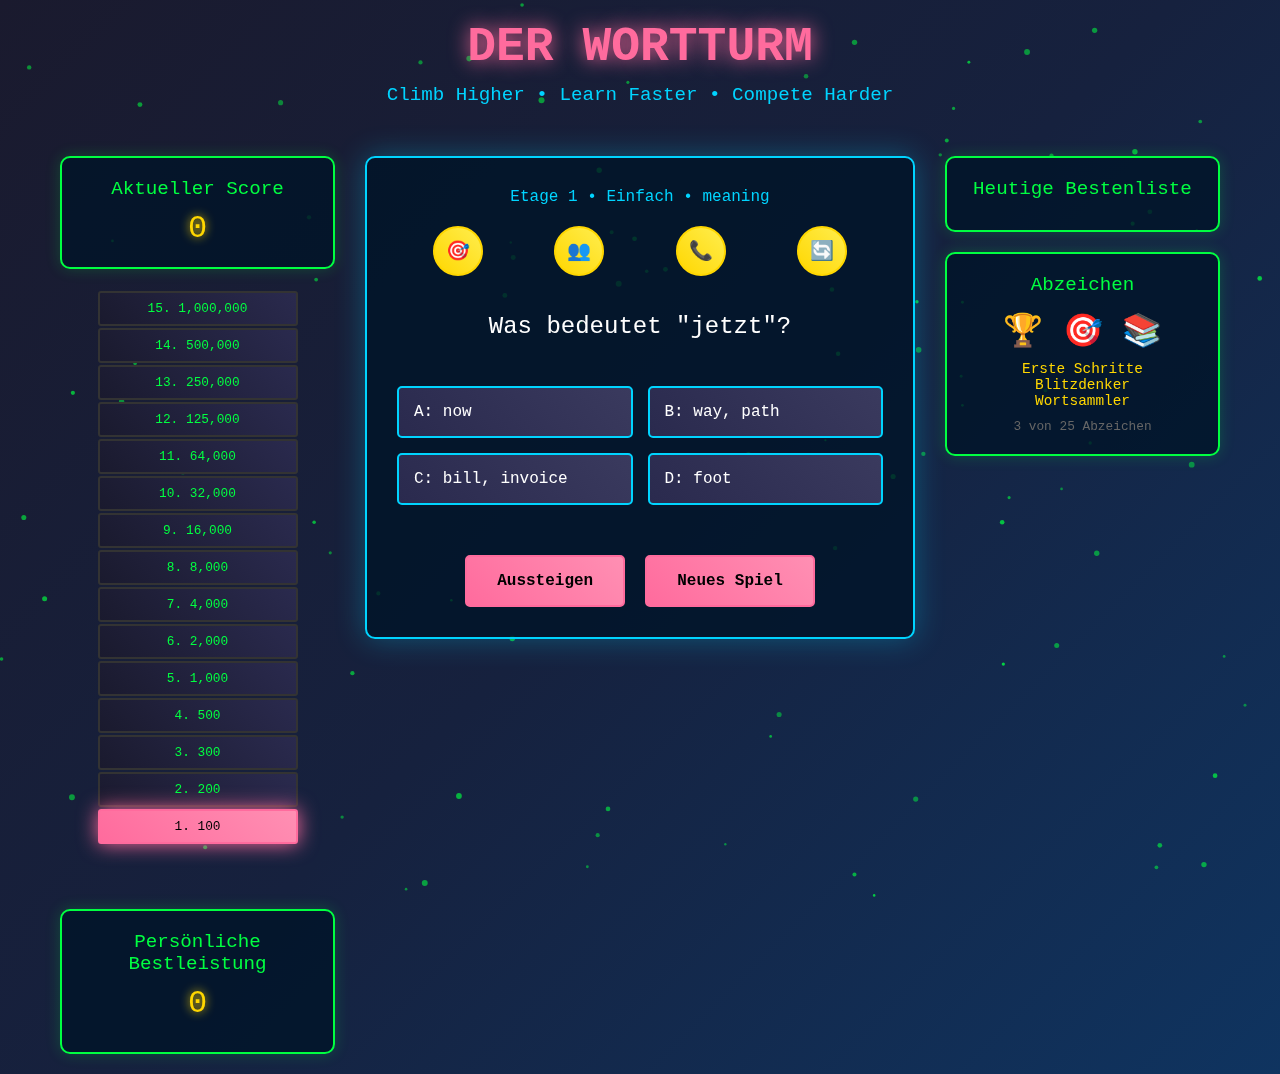
<file: index.html>
<!DOCTYPE html>
<html lang="de">
<head>
    <meta charset="UTF-8">
    <meta name="viewport" content="width=device-width, initial-scale=1.0">
    <title>Der Wortturm</title>
    <link rel="stylesheet" href="style.css">
    <script src="https://cdnjs.cloudflare.com/ajax/libs/gsap/3.12.2/gsap.min.js"></script>
</head>
<body>
    <div class="stars">
        <svg width="100%" height="100%" id="starfield"></svg>
    </div>

    <div class="container">
        <header class="header">
            <h1 class="title">DER WORTTURM</h1>
            <p class="subtitle">Climb Higher • Learn Faster • Compete Harder</p>
        </header>

        <div class="game-area">
            <!-- Tower Section -->
            <div class="tower-section">
                <div class="stat-card">
                    <div class="stat-title" data-i18n="currentScoreTitle">Aktueller Score</div>
                    <div class="score" id="currentScore">0</div>
                </div>
                
                <div class="tower" id="tower">
                    <!-- Floors will be generated here by JavaScript -->
                </div>
                
                <div class="stat-card">
                    <div class="stat-title" data-i18n="personalBestTitle">Persönliche Bestleistung</div>
                    <div class="score" id="personalBest">0</div>
                    <div class="personal-best-floor" id="personalBestFloor"></div>
                </div>
            </div>

            <!-- Question Section -->
            <div class="question-area">
                <div class="progress-info">
                    <span id="currentFloorDisplay">Etage 1</span> • <span id="difficultyDisplay">Einfach</span> • <span id="questionTypeDisplay">Bedeutung</span>
                </div>
                
                <div class="lifelines">
                    <button class="lifeline-btn" id="lifeline50" title="50:50">🎯</button>
                    <button class="lifeline-btn" id="lifelineAudience" title="Publikum">👥</button>
                    <button class="lifeline-btn" id="lifelineFriend" title="Freund">📞</button>
                    <button class="lifeline-btn" id="lifelineSkip" title="Tauschen">🔄</button>
                </div>

                <div class="question-text" id="questionText">
                    <!-- Question will be loaded here by JavaScript -->
                </div>

                <div class="answers-grid" id="answersGrid">
                    <!-- Answers will be loaded here by JavaScript -->
                </div>

                <div class="game-controls">
                    <button class="control-btn" id="walkAwayBtn" data-i18n="walkAwayButton">Aussteigen</button>
                    <button class="control-btn" id="newGameBtn" data-i18n="newGameButton">Neues Spiel</button>
                </div>
            </div>

            <!-- Stats Section -->
            <div class="stats-section">
                <div class="stat-card">
                    <div class="stat-title" data-i18n="dailyLeaderboardTitle">Heutige Bestenliste</div>
                    <div class="leaderboard" id="leaderboard">
                        <!-- Leaderboard items will be loaded here by JavaScript -->
                    </div>
                </div>

                <div class="stat-card">
                    <div class="stat-title" data-i18n="badgesTitle">Abzeichen</div>
                    <div class="badges-display" id="badgesDisplay">
                        <!-- Badges will be loaded here by JavaScript -->
                    </div>
                    <div class="badges-progress" id="badgesProgress">
                        <!-- Badges progress will be loaded here by JavaScript -->
                    </div>
                </div>
            </div>
        </div>
    </div>

    <script type="module" src="app.js"></script>
</body>
</html>
</file>
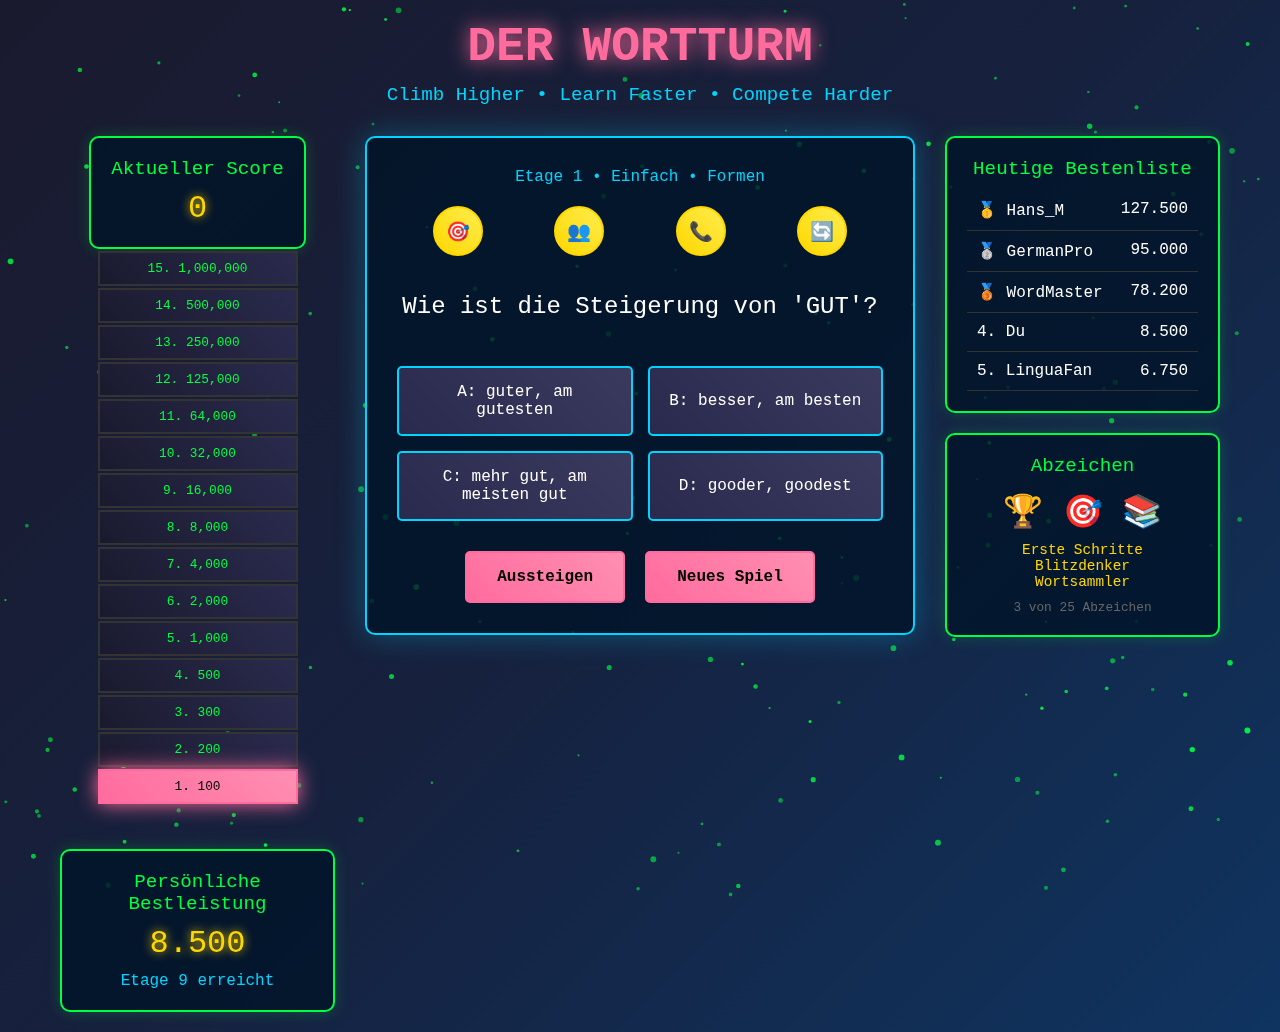
<file: der-wortturm-mvp/prototype.html>
<!DOCTYPE html>
<html lang="de">
<head>
    <meta charset="UTF-8">
    <meta name="viewport" content="width=device-width, initial-scale=1.0">
    <title>Der Wortturm - Prototype</title>
    <script src="https://cdnjs.cloudflare.com/ajax/libs/gsap/3.12.2/gsap.min.js"></script>
    <style>
        * {
            margin: 0;
            padding: 0;
            box-sizing: border-box;
        }

        body {
            font-family: 'Courier New', monospace;
            background: linear-gradient(135deg, #1a1a2e, #16213e, #0f3460);
            color: #00ff41;
            overflow-x: hidden;
            min-height: 100vh;
            position: relative;
        }

        /* Animated background */
        .stars {
            position: fixed;
            top: 0;
            left: 0;
            width: 100%;
            height: 100%;
            z-index: -1;
        }

        .container {
            max-width: 1200px;
            margin: 0 auto;
            padding: 20px;
            position: relative;
            z-index: 1;
        }

        .header {
            text-align: center;
            margin-bottom: 30px;
        }

        .title {
            font-size: 3rem;
            color: #ff6b9d;
            text-shadow: 0 0 20px #ff6b9d;
            margin-bottom: 10px;
            font-weight: bold;
        }

        .subtitle {
            font-size: 1.2rem;
            color: #00d4ff;
            margin-bottom: 20px;
        }

        .game-area {
            display: grid;
            grid-template-columns: 1fr 2fr 1fr;
            gap: 30px;
            align-items: start;
        }

        .tower-section {
            display: flex;
            flex-direction: column;
            align-items: center;
        }

        .tower {
            width: 200px;
            height: 600px;
            position: relative;
        }

        .floor {
            width: 100%;
            height: 35px;
            margin: 2px 0;
            border: 2px solid #333;
            background: linear-gradient(45deg, #1a1a2e, #2a2a4e);
            display: flex;
            align-items: center;
            justify-content: center;
            font-size: 0.8rem;
            transition: all 0.3s ease;
            cursor: pointer;
        }

        .floor.active {
            background: linear-gradient(45deg, #ff6b9d, #ff8fb3);
            border-color: #ff6b9d;
            color: #000;
            box-shadow: 0 0 20px #ff6b9d;
        }

        .floor.completed {
            background: linear-gradient(45deg, #00ff41, #40ff71);
            border-color: #00ff41;
            color: #000;
            box-shadow: 0 0 10px #00ff41;
        }

        .question-area {
            background: rgba(0, 20, 40, 0.8);
            border: 2px solid #00d4ff;
            border-radius: 10px;
            padding: 30px;
            box-shadow: 0 0 30px rgba(0, 212, 255, 0.3);
        }

        .question-text {
            font-size: 1.5rem;
            color: #fff;
            text-align: center;
            margin-bottom: 30px;
            min-height: 60px;
            display: flex;
            align-items: center;
            justify-content: center;
        }

        .answers-grid {
            display: grid;
            grid-template-columns: 1fr 1fr;
            gap: 15px;
            margin-bottom: 30px;
        }

        .answer-btn {
            background: linear-gradient(45deg, #2a2a4e, #3a3a5e);
            border: 2px solid #00d4ff;
            color: #fff;
            padding: 15px;
            font-size: 1rem;
            cursor: pointer;
            transition: all 0.3s ease;
            border-radius: 5px;
            font-family: inherit;
        }

        .answer-btn:hover {
            background: linear-gradient(45deg, #00d4ff, #40e4ff);
            color: #000;
            box-shadow: 0 0 15px #00d4ff;
        }

        .answer-btn.correct {
            background: linear-gradient(45deg, #00ff41, #40ff71);
            border-color: #00ff41;
            color: #000;
        }

        .answer-btn.wrong {
            background: linear-gradient(45deg, #ff4757, #ff6b7a);
            border-color: #ff4757;
            color: #fff;
        }

        .lifelines {
            display: flex;
            justify-content: space-around;
            margin-bottom: 20px;
        }

        .lifeline-btn {
            background: linear-gradient(45deg, #ffd700, #ffed4e);
            border: 2px solid #ffd700;
            color: #000;
            padding: 10px;
            border-radius: 50%;
            cursor: pointer;
            font-size: 1.2rem;
            width: 50px;
            height: 50px;
            display: flex;
            align-items: center;
            justify-content: center;
            transition: all 0.3s ease;
        }

        .lifeline-btn:hover {
            transform: scale(1.1);
            box-shadow: 0 0 20px #ffd700;
        }

        .lifeline-btn.used {
            opacity: 0.3;
            cursor: not-allowed;
        }

        .stats-section {
            display: flex;
            flex-direction: column;
            gap: 20px;
        }

        .stat-card {
            background: rgba(0, 20, 40, 0.8);
            border: 2px solid #00ff41;
            border-radius: 10px;
            padding: 20px;
            box-shadow: 0 0 15px rgba(0, 255, 65, 0.2);
        }

        .stat-title {
            color: #00ff41;
            font-size: 1.2rem;
            margin-bottom: 10px;
            text-align: center;
        }

        .score {
            font-size: 2rem;
            color: #ffd700;
            text-align: center;
            text-shadow: 0 0 10px #ffd700;
        }

        .leaderboard {
            max-height: 300px;
            overflow-y: auto;
        }

        .leaderboard-item {
            display: flex;
            justify-content: space-between;
            padding: 10px;
            border-bottom: 1px solid #333;
            color: #fff;
        }

        .game-controls {
            display: flex;
            justify-content: center;
            gap: 20px;
            margin-top: 20px;
        }

        .control-btn {
            background: linear-gradient(45deg, #ff6b9d, #ff8fb3);
            border: 2px solid #ff6b9d;
            color: #000;
            padding: 15px 30px;
            font-size: 1rem;
            cursor: pointer;
            border-radius: 5px;
            font-family: inherit;
            font-weight: bold;
            transition: all 0.3s ease;
        }

        .control-btn:hover {
            transform: translateY(-2px);
            box-shadow: 0 5px 20px rgba(255, 107, 157, 0.4);
        }

        .progress-info {
            text-align: center;
            margin-bottom: 20px;
            color: #00d4ff;
        }

        @media (max-width: 768px) {
            .game-area {
                grid-template-columns: 1fr;
                gap: 20px;
            }
            
            .title {
                font-size: 2rem;
            }
            
            .tower {
                width: 150px;
                height: 450px;
            }
            
            .floor {
                height: 25px;
                font-size: 0.7rem;
            }
            
            .answers-grid {
                grid-template-columns: 1fr;
            }
        }
    </style>
</head>
<body>
    <div class="stars">
        <svg width="100%" height="100%" id="starfield"></svg>
    </div>

    <div class="container">
        <header class="header">
            <h1 class="title">DER WORTTURM</h1>
            <p class="subtitle">Climb Higher • Learn Faster • Compete Harder</p>
        </header>

        <div class="game-area">
            <!-- Tower Section -->
            <div class="tower-section">
                <div class="stat-card">
                    <div class="stat-title">Aktueller Score</div>
                    <div class="score" id="currentScore">0</div>
                </div>
                
                <div class="tower" id="tower">
                    <!-- Floors will be generated here -->
                </div>
                
                <div class="stat-card">
                    <div class="stat-title">Persönliche Bestleistung</div>
                    <div class="score" id="personalBest">8.500</div>
                    <div style="text-align: center; color: #00d4ff; margin-top: 10px;">
                        Etage 9 erreicht
                    </div>
                </div>
            </div>

            <!-- Question Section -->
            <div class="question-area">
                <div class="progress-info">
                    <span id="currentFloor">Etage 1</span> • <span id="difficulty">Einfach</span> • <span id="questionType">Bedeutung</span>
                </div>
                
                <div class="lifelines">
                    <button class="lifeline-btn" id="lifeline50" title="50:50">🎯</button>
                    <button class="lifeline-btn" id="lifelineAudience" title="Publikum">👥</button>
                    <button class="lifeline-btn" id="lifelineFriend" title="Freund">📞</button>
                    <button class="lifeline-btn" id="lifelineSkip" title="Tauschen">🔄</button>
                </div>

                <div class="question-text" id="questionText">
                    Was bedeutet "FREUNDSCHAFT"?
                </div>

                <div class="answers-grid" id="answersGrid">
                    <button class="answer-btn" data-answer="A">A: friendship</button>
                    <button class="answer-btn" data-answer="B">B: business</button>
                    <button class="answer-btn" data-answer="C">C: location</button>
                    <button class="answer-btn" data-answer="D">D: time</button>
                </div>

                <div class="game-controls">
                    <button class="control-btn" id="walkAwayBtn">Aussteigen</button>
                    <button class="control-btn" id="newGameBtn">Neues Spiel</button>
                </div>
            </div>

            <!-- Stats Section -->
            <div class="stats-section">
                <div class="stat-card">
                    <div class="stat-title">Heutige Bestenliste</div>
                    <div class="leaderboard">
                        <div class="leaderboard-item">
                            <span>🥇 Hans_M</span>
                            <span>127.500</span>
                        </div>
                        <div class="leaderboard-item">
                            <span>🥈 GermanPro</span>
                            <span>95.000</span>
                        </div>
                        <div class="leaderboard-item">
                            <span>🥉 WordMaster</span>
                            <span>78.200</span>
                        </div>
                        <div class="leaderboard-item">
                            <span>4. Du</span>
                            <span>8.500</span>
                        </div>
                        <div class="leaderboard-item">
                            <span>5. LinguaFan</span>
                            <span>6.750</span>
                        </div>
                    </div>
                </div>

                <div class="stat-card">
                    <div class="stat-title">Abzeichen</div>
                    <div style="text-align: center; margin-top: 15px;">
                        <div style="font-size: 2rem; margin-bottom: 10px;">🏆 🎯 📚</div>
                        <div style="color: #ffd700; font-size: 0.9rem;">
                            Erste Schritte<br>
                            Blitzdenker<br>
                            Wortsammler
                        </div>
                        <div style="color: #666; margin-top: 10px; font-size: 0.8rem;">
                            3 von 25 Abzeichen
                        </div>
                    </div>
                </div>
            </div>
        </div>
    </div>

    <script>
        // Game state
        let gameState = {
            currentFloor: 1,
            score: 0,
            lifelinesUsed: {
                fifty: false,
                audience: false,
                friend: false,
                skip: false
            },
            gameActive: true
        };

        // Floor configuration
        const floors = [
            { floor: 1, points: 100, difficulty: 'Einfach' },
            { floor: 2, points: 200, difficulty: 'Einfach' },
            { floor: 3, points: 300, difficulty: 'Einfach' },
            { floor: 4, points: 500, difficulty: 'Einfach' },
            { floor: 5, points: 1000, difficulty: 'Einfach' },
            { floor: 6, points: 2000, difficulty: 'Mittel' },
            { floor: 7, points: 4000, difficulty: 'Mittel' },
            { floor: 8, points: 8000, difficulty: 'Mittel' },
            { floor: 9, points: 16000, difficulty: 'Mittel' },
            { floor: 10, points: 32000, difficulty: 'Mittel' },
            { floor: 11, points: 64000, difficulty: 'Schwer' },
            { floor: 12, points: 125000, difficulty: 'Schwer' },
            { floor: 13, points: 250000, difficulty: 'Schwer' },
            { floor: 14, points: 500000, difficulty: 'Schwer' },
            { floor: 15, points: 1000000, difficulty: 'Schwer' }
        ];

        // Sample questions
        const questions = [
            {
                question: "Was bedeutet 'FREUNDSCHAFT'?",
                answers: ["friendship", "business", "location", "time"],
                correct: 0,
                type: "Bedeutung"
            },
            {
                question: "Welches Wort ist ein Synonym für 'SCHNELL'?",
                answers: ["langsam", "rasch", "schwer", "dunkel"],
                correct: 1,
                type: "Synonym"
            },
            {
                question: "Was ist das Gegenteil von 'HELL'?",
                answers: ["dunkel", "bright", "loud", "quiet"],
                correct: 0,
                type: "Gegenteil"
            },
            {
                question: "Ich gehe ___ Schule.",
                answers: ["zur", "zu der", "nach", "bei"],
                correct: 0,
                type: "Grammatik"
            },
            {
                question: "Wie ist die Steigerung von 'GUT'?",
                answers: ["guter, am gutesten", "besser, am besten", "mehr gut, am meisten gut", "gooder, goodest"],
                correct: 1,
                type: "Formen"
            }
        ];

        // Initialize the game
        function initGame() {
            createStarfield();
            generateTower();
            loadQuestion();
            updateUI();
            addEventListeners();
        }

        // Create animated starfield background
        function createStarfield() {
            const svg = document.getElementById('starfield');
            const width = window.innerWidth;
            const height = window.innerHeight;
            
            svg.setAttribute('width', width);
            svg.setAttribute('height', height);
            
            // Create 100 stars
            for (let i = 0; i < 100; i++) {
                const star = document.createElementNS('http://www.w3.org/2000/svg', 'circle');
                star.setAttribute('cx', Math.random() * width);
                star.setAttribute('cy', Math.random() * height);
                star.setAttribute('r', Math.random() * 2 + 1);
                star.setAttribute('fill', '#00ff41');
                star.setAttribute('opacity', Math.random() * 0.8 + 0.2);
                
                // Add twinkling animation
                const animate = document.createElementNS('http://www.w3.org/2000/svg', 'animate');
                animate.setAttribute('attributeName', 'opacity');
                animate.setAttribute('values', '0.2;1;0.2');
                animate.setAttribute('dur', Math.random() * 3 + 2 + 's');
                animate.setAttribute('repeatCount', 'indefinite');
                
                star.appendChild(animate);
                svg.appendChild(star);
            }
        }

        // Generate tower floors
        function generateTower() {
            const tower = document.getElementById('tower');
            tower.innerHTML = '';
            
            for (let i = floors.length - 1; i >= 0; i--) {
                const floor = document.createElement('div');
                floor.className = 'floor';
                floor.id = `floor-${floors[i].floor}`;
                floor.innerHTML = `${floors[i].floor}. ${floors[i].points.toLocaleString()}`;
                
                if (floors[i].floor === gameState.currentFloor) {
                    floor.classList.add('active');
                } else if (floors[i].floor < gameState.currentFloor) {
                    floor.classList.add('completed');
                }
                
                tower.appendChild(floor);
            }
        }

        // Load current question
        function loadQuestion() {
            const currentQuestion = questions[Math.floor(Math.random() * questions.length)];
            const currentFloorData = floors[gameState.currentFloor - 1];
            
            document.getElementById('questionText').textContent = currentQuestion.question;
            document.getElementById('currentFloor').textContent = `Etage ${gameState.currentFloor}`;
            document.getElementById('difficulty').textContent = currentFloorData.difficulty;
            document.getElementById('questionType').textContent = currentQuestion.type;
            
            const answersGrid = document.getElementById('answersGrid');
            answersGrid.innerHTML = '';
            
            const letters = ['A', 'B', 'C', 'D'];
            currentQuestion.answers.forEach((answer, index) => {
                const btn = document.createElement('button');
                btn.className = 'answer-btn';
                btn.setAttribute('data-answer', letters[index]);
                btn.setAttribute('data-correct', index === currentQuestion.correct);
                btn.textContent = `${letters[index]}: ${answer}`;
                answersGrid.appendChild(btn);
            });
        }

        // Update UI elements
        function updateUI() {
            document.getElementById('currentScore').textContent = gameState.score.toLocaleString();
            generateTower();
            
            // Update lifeline states
            Object.keys(gameState.lifelinesUsed).forEach(lifeline => {
                const btnId = lifeline === 'fifty' ? 'lifeline50' : 
                             lifeline === 'audience' ? 'lifelineAudience' :
                             lifeline === 'friend' ? 'lifelineFriend' : 'lifelineSkip';
                const btn = document.getElementById(btnId);
                if (gameState.lifelinesUsed[lifeline]) {
                    btn.classList.add('used');
                    btn.disabled = true;
                }
            });
        }

        // Handle answer selection
        function selectAnswer(isCorrect, selectedBtn) {
            const allBtns = document.querySelectorAll('.answer-btn');
            
            if (isCorrect) {
                selectedBtn.classList.add('correct');
                gameState.score = floors[gameState.currentFloor - 1].points;
                
                // Animate success
                gsap.to(selectedBtn, {
                    scale: 1.1,
                    duration: 0.3,
                    yoyo: true,
                    repeat: 1
                });
                
                setTimeout(() => {
                    if (gameState.currentFloor < 15) {
                        gameState.currentFloor++;
                        loadQuestion();
                        updateUI();
                    } else {
                        // Game won!
                        alert('Gratulation! Sie haben den Wortturm erobert! 🏆');
                        resetGame();
                    }
                }, 1500);
                
            } else {
                selectedBtn.classList.add('wrong');
                // Show correct answer
                allBtns.forEach(btn => {
                    if (btn.getAttribute('data-correct') === 'true') {
                        btn.classList.add('correct');
                    }
                });
                
                // Animate failure
                gsap.to('.tower', {
                    x: -10,
                    duration: 0.1,
                    yoyo: true,
                    repeat: 5
                });
                
                setTimeout(() => {
                    alert(`Leider falsch! Ihr Endpunktzahl: ${gameState.score.toLocaleString()}`);
                    resetGame();
                }, 2000);
            }
            
            // Disable all buttons
            allBtns.forEach(btn => btn.disabled = true);
        }

        // Use lifeline
        function useLifeline(type) {
            if (gameState.lifelinesUsed[type]) return;
            
            gameState.lifelinesUsed[type] = true;
            
            switch(type) {
                case 'fifty':
                    // Remove two wrong answers
                    const wrongBtns = Array.from(document.querySelectorAll('.answer-btn'))
                        .filter(btn => btn.getAttribute('data-correct') === 'false');
                    const toRemove = wrongBtns.slice(0, 2);
                    toRemove.forEach(btn => {
                        btn.style.opacity = '0.3';
                        btn.disabled = true;
                    });
                    break;
                    
                case 'audience':
                    // Show audience poll (simulated)
                    alert('Publikumstipp: 67% haben Antwort A gewählt, 21% Antwort B, 8% Antwort C, 4% Antwort D');
                    break;
                    
                case 'friend':
                    // Show friend hint
                    alert('Freund: "Ich bin mir ziemlich sicher, dass es A ist. Das Wort kommt aus dem Lateinischen und bedeutet..."');
                    break;
                    
                case 'skip':
                    // Skip question
                    loadQuestion();
                    break;
            }
            
            updateUI();
        }

        // Walk away with current score
        function walkAway() {
            if (gameState.score > 0) {
                alert(`Sie gehen mit ${gameState.score.toLocaleString()} Punkten! Gut gemacht!`);
                resetGame();
            }
        }

        // Reset game
        function resetGame() {
            gameState = {
                currentFloor: 1,
                score: 0,
                lifelinesUsed: {
                    fifty: false,
                    audience: false,
                    friend: false,
                    skip: false
                },
                gameActive: true
            };
            
            // Reset lifeline buttons
            document.querySelectorAll('.lifeline-btn').forEach(btn => {
                btn.classList.remove('used');
                btn.disabled = false;
            });
            
            loadQuestion();
            updateUI();
        }

        // Add event listeners
        function addEventListeners() {
            // Answer buttons
            document.addEventListener('click', (e) => {
                if (e.target.classList.contains('answer-btn') && !e.target.disabled) {
                    const isCorrect = e.target.getAttribute('data-correct') === 'true';
                    selectAnswer(isCorrect, e.target);
                }
            });
            
            // Lifeline buttons
            document.getElementById('lifeline50').addEventListener('click', () => useLifeline('fifty'));
            document.getElementById('lifelineAudience').addEventListener('click', () => useLifeline('audience'));
            document.getElementById('lifelineFriend').addEventListener('click', () => useLifeline('friend'));
            document.getElementById('lifelineSkip').addEventListener('click', () => useLifeline('skip'));
            
            // Control buttons
            document.getElementById('walkAwayBtn').addEventListener('click', walkAway);
            document.getElementById('newGameBtn').addEventListener('click', resetGame);
            
            // Keyboard support
            document.addEventListener('keydown', (e) => {
                if (['a', 'b', 'c', 'd'].includes(e.key.toLowerCase())) {
                    const btn = document.querySelector(`[data-answer="${e.key.toUpperCase()}"]`);
                    if (btn && !btn.disabled) {
                        btn.click();
                    }
                }
            });
            
            // Resize handler for stars
            window.addEventListener('resize', () => {
                createStarfield();
            });
        }

        // Initialize game when page loads
        document.addEventListener('DOMContentLoaded', initGame);
    </script>
</body>
</html>
</file>
<file: style.css>
/* General Styles */
* {
    margin: 0;
    padding: 0;
    box-sizing: border-box;
}

html {
    font-size: 16px; /* Base font size for rem units */
}

body {
    font-family: 'Courier New', monospace;
    background: linear-gradient(135deg, #1a1a2e, #16213e, #0f3460);
    color: #00ff41;
    overflow-x: hidden;
    min-height: 100vh;
    position: relative;
    display: flex;
    flex-direction: column;
}

/* Animated background */
.stars {
    position: fixed;
    top: 0;
    left: 0;
    width: 100%;
    height: 100%;
    z-index: -1;
}

.container {
    max-width: 1200px;
    margin: 0 auto;
    padding: 1.25rem; /* 20px */
    position: relative;
    z-index: 1;
    flex-grow: 1;
    display: flex;
    flex-direction: column;
}

.header {
    text-align: center;
    margin-bottom: 1.875rem; /* 30px */
}

.title {
    font-size: 3rem;
    color: #ff6b9d;
    text-shadow: 0 0 20px #ff6b9d;
    margin-bottom: 0.625rem; /* 10px */
    font-weight: bold;
}

.subtitle {
    font-size: 1.2rem;
    color: #00d4ff;
    margin-bottom: 1.25rem; /* 20px */
}

.game-area {
    display: grid;
    grid-template-columns: 1fr 2fr 1fr;
    gap: 1.875rem; /* 30px */
    align-items: start;
    flex-grow: 1;
}

.tower-section,
.stats-section {
    display: flex;
    flex-direction: column;
    gap: 1.25rem; /* 20px */
}

.tower {
    width: 12.5rem; /* 200px */
    height: 37.5rem; /* 600px */
    position: relative;
    margin: 0 auto;
}

.floor {
    width: 100%;
    height: 2.1875rem; /* 35px */
    margin: 0.125rem 0; /* 2px */
    border: 2px solid #333;
    background: linear-gradient(45deg, #1a1a2e, #2a2a4e);
    display: flex;
    align-items: center;
    justify-content: center;
    font-size: 0.8rem;
    transition: all 0.3s ease;
    cursor: pointer;
    border-radius: 3px;
}

.floor.active {
    background: linear-gradient(45deg, #ff6b9d, #ff8fb3);
    border-color: #ff6b9d;
    color: #000;
    box-shadow: 0 0 20px #ff6b9d;
}

.floor.completed {
    background: linear-gradient(45deg, #00ff41, #40ff71);
    border-color: #00ff41;
    color: #000;
    box-shadow: 0 0 10px #00ff41;
}

.question-area {
    background: rgba(0, 20, 40, 0.8);
    border: 2px solid #00d4ff;
    border-radius: 10px;
    padding: 1.875rem; /* 30px */
    box-shadow: 0 0 30px rgba(0, 212, 255, 0.3);
    display: flex;
    flex-direction: column;
    justify-content: space-between;
}

.question-text {
    font-size: 1.5rem;
    color: #fff;
    text-align: center;
    margin-bottom: 1.875rem; /* 30px */
    min-height: 3.75rem; /* 60px */
    display: flex;
    align-items: center;
    justify-content: center;
}

.answers-grid {
    display: grid;
    grid-template-columns: 1fr 1fr;
    gap: 0.9375rem; /* 15px */
    margin-bottom: 1.875rem; /* 30px */
}

.answer-btn {
    background: linear-gradient(45deg, #2a2a4e, #3a3a5e);
    border: 2px solid #00d4ff;
    color: #fff;
    padding: 0.9375rem; /* 15px */
    font-size: 1rem;
    cursor: pointer;
    transition: all 0.3s ease;
    border-radius: 5px;
    font-family: inherit;
    text-align: left;
}

.answer-btn:hover:not(:disabled) {
    background: linear-gradient(45deg, #00d4ff, #40e4ff);
    color: #000;
    box-shadow: 0 0 15px #00d4ff;
}

.answer-btn.correct {
    background: linear-gradient(45deg, #00ff41, #40ff71);
    border-color: #00ff41;
    color: #000;
}

.answer-btn.wrong {
    background: linear-gradient(45deg, #ff4757, #ff6b7a);
    border-color: #ff4757;
    color: #fff;
}

.lifelines {
    display: flex;
    justify-content: space-around;
    margin-bottom: 1.25rem; /* 20px */
}

.lifeline-btn {
    background: linear-gradient(45deg, #ffd700, #ffed4e);
    border: 2px solid #ffd700;
    color: #000;
    padding: 0.625rem; /* 10px */
    border-radius: 50%;
    cursor: pointer;
    font-size: 1.2rem;
    width: 3.125rem; /* 50px */
    height: 3.125rem; /* 50px */
    display: flex;
    align-items: center;
    justify-content: center;
    transition: all 0.3s ease;
    font-family: inherit;
}

.lifeline-btn:hover:not(:disabled) {
    transform: scale(1.1);
    box-shadow: 0 0 20px #ffd700;
}

.lifeline-btn.used {
    opacity: 0.3;
    cursor: not-allowed;
    filter: grayscale(100%);
}

.stat-card {
    background: rgba(0, 20, 40, 0.8);
    border: 2px solid #00ff41;
    border-radius: 10px;
    padding: 1.25rem; /* 20px */
    box-shadow: 0 0 15px rgba(0, 255, 65, 0.2);
}

.stat-title {
    color: #00ff41;
    font-size: 1.2rem;
    margin-bottom: 0.625rem; /* 10px */
    text-align: center;
}

.score {
    font-size: 2rem;
    color: #ffd700;
    text-align: center;
    text-shadow: 0 0 10px #ffd700;
}

.personal-best-floor {
    text-align: center; 
    color: #00d4ff; 
    margin-top: 0.625rem; /* 10px */
    font-size: 0.9rem;
}

.leaderboard {
    max-height: 18.75rem; /* 300px */
    overflow-y: auto;
}

.leaderboard-item {
    display: flex;
    justify-content: space-between;
    padding: 0.625rem; /* 10px */
    border-bottom: 1px solid #333;
    color: #fff;
}

.leaderboard-item:last-child {
    border-bottom: none;
}

.badges-display {
    text-align: center;
    margin-top: 0.9375rem; /* 15px */
    font-size: 2rem;
    margin-bottom: 0.625rem; /* 10px */
}

.badges-progress {
    color: #ffd700;
    font-size: 0.9rem;
    text-align: center;
}

.game-controls {
    display: flex;
    justify-content: center;
    gap: 1.25rem; /* 20px */
    margin-top: 1.25rem; /* 20px */
}

.control-btn {
    background: linear-gradient(45deg, #ff6b9d, #ff8fb3);
    border: 2px solid #ff6b9d;
    color: #000;
    padding: 0.9375rem 1.875rem; /* 15px 30px */
    font-size: 1rem;
    cursor: pointer;
    border-radius: 5px;
    font-family: inherit;
    font-weight: bold;
    transition: all 0.3s ease;
}

.control-btn:hover {
    transform: translateY(-2px);
    box-shadow: 0 5px 20px rgba(255, 107, 157, 0.4);
}

.progress-info {
    text-align: center;
    margin-bottom: 1.25rem; /* 20px */
    color: #00d4ff;
}

/* Responsive adjustments */
@media (max-width: 1024px) {
    html {
        font-size: 15px;
    }
    .game-area {
        grid-template-columns: 1fr 2.5fr 1fr;
        gap: 1.5rem;
    }
    .title {
        font-size: 2.5rem;
    }
    .subtitle {
        font-size: 1.1rem;
    }
    .question-text {
        font-size: 1.3rem;
    }
}

@media (max-width: 768px) {
    html {
        font-size: 14px;
    }
    .game-area {
        grid-template-columns: 1fr;
        gap: 1.25rem;
    }
    .title {
        font-size: 2rem;
    }
    .subtitle {
        font-size: 1rem;
    }
    .tower {
        width: 10rem; /* 160px */
        height: 30rem; /* 480px */
    }
    .floor {
        height: 1.8rem; /* 28.8px */
        font-size: 0.75rem;
    }
    .answers-grid {
        grid-template-columns: 1fr;
    }
    .question-text {
        font-size: 1.2rem;
        min-height: 4rem;
    }
    .lifeline-btn {
        width: 2.5rem;
        height: 2.5rem;
        font-size: 1rem;
    }
    .stat-card {
        padding: 1rem;
    }
    .score {
        font-size: 1.8rem;
    }
}

@media (max-width: 480px) {
    html {
        font-size: 13px;
    }
    .container {
        padding: 0.8rem;
    }
    .title {
        font-size: 1.8rem;
    }
    .subtitle {
        font-size: 0.9rem;
    }
    .tower {
        width: 8rem; /* 128px */
        height: 25rem; /* 400px */
    }
    .floor {
        height: 1.6rem;
        font-size: 0.7rem;
    }
    .question-area {
        padding: 1rem;
    }
    .question-text {
        font-size: 1rem;
        min-height: 3.5rem;
    }
    .answer-btn {
        padding: 0.8rem;
        font-size: 0.9rem;
    }
    .lifeline-btn {
        width: 2.2rem;
        height: 2.2rem;
        font-size: 0.9rem;
    }
    .game-controls {
        flex-direction: column;
        gap: 0.8rem;
    }
    .control-btn {
        padding: 0.8rem 1.5rem;
        font-size: 0.9rem;
    }
    .leaderboard-item {
        font-size: 0.9rem;
    }
    .badges-display {
        font-size: 1.8rem;
    }
}

@media (max-width: 320px) {
    html {
        font-size: 12px;
    }
    .title {
        font-size: 1.5rem;
    }
    .subtitle {
        font-size: 0.8rem;
    }
    .tower {
        width: 7rem; /* 112px */
        height: 22rem; /* 352px */
    }
    .floor {
        height: 1.4rem;
        font-size: 0.65rem;
    }
    .question-text {
        font-size: 0.9rem;
        min-height: 3rem;
    }
    .answer-btn {
        padding: 0.7rem;
        font-size: 0.8rem;
    }
    .lifeline-btn {
        width: 2rem;
        height: 2rem;
        font-size: 0.8rem;
    }
    .control-btn {
        padding: 0.7rem 1.2rem;
        font-size: 0.8rem;
    }
}
</file>
